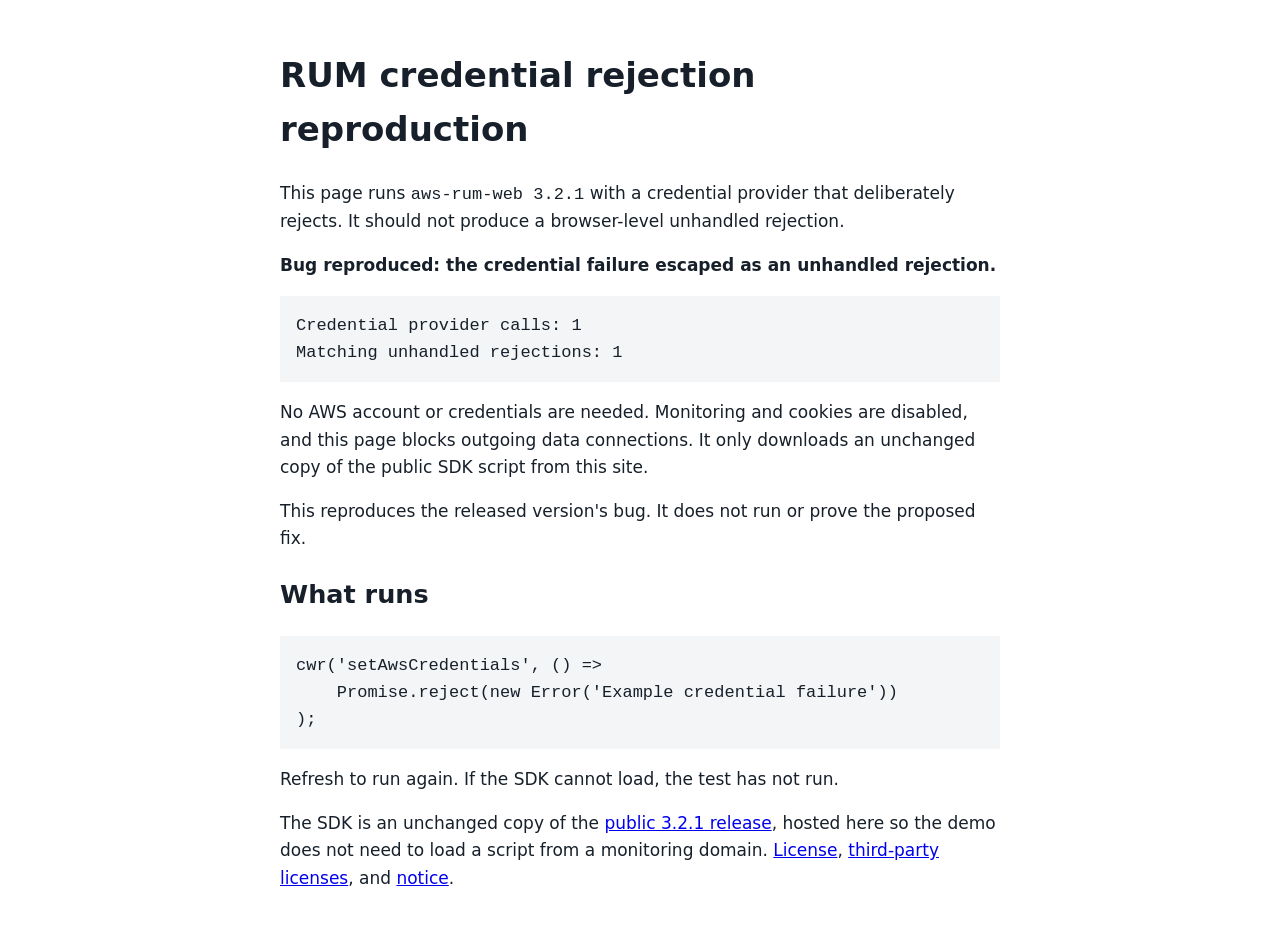
<file: index.html>
<!doctype html>
<html lang="en">
<meta charset="utf-8">
<meta name="viewport" content="width=device-width, initial-scale=1">
<meta http-equiv="Content-Security-Policy" content="default-src 'none'; script-src 'self' 'unsafe-inline'; style-src 'unsafe-inline'; connect-src 'none'; base-uri 'none'; form-action 'none'">
<title>RUM credential rejection reproduction</title>
<style>
body { font: 17px/1.6 system-ui, sans-serif; max-width: 720px; margin: 48px auto; padding: 0 24px; color: #17202a; }
pre { white-space: pre-wrap; padding: 16px; background: #f3f5f7; }
#status { font-weight: 600; }
</style>
<h1>RUM credential rejection reproduction</h1>
<p>This page runs <code>aws-rum-web 3.2.1</code> with a credential provider that deliberately rejects. It should not produce a browser-level unhandled rejection.</p>
<p id="status" role="status">Loading the released SDK...</p>
<pre id="details">Credential provider calls: 0
Matching unhandled rejections: 0</pre>
<p>No AWS account or credentials are needed. Monitoring and cookies are disabled, and this page blocks outgoing data connections. It only downloads an unchanged copy of the public SDK script from this site.</p>
<p>This reproduces the released version's bug. It does not run or prove the proposed fix.</p>
<h2>What runs</h2>
<pre>cwr('setAwsCredentials', () =&gt;
    Promise.reject(new Error('Example credential failure'))
);</pre>
<p>Refresh to run again. If the SDK cannot load, the test has not run.</p>
<p>The SDK is an unchanged copy of the <a href="https://client.rum.us-east-1.amazonaws.com/3.2.1/cwr.js">public 3.2.1 release</a>, hosted here so the demo does not need to load a script from a monitoring domain. <a href="./sdk/3.2.1/LICENSE">License</a>, <a href="./sdk/3.2.1/LICENSE-THIRD-PARTY">third-party licenses</a>, and <a href="./sdk/3.2.1/NOTICE">notice</a>.</p>
<script>
const failure = new Error('Example credential failure');
let calls = 0;
let rejections = 0;
const status = document.getElementById('status');
function update() {
    document.getElementById('details').textContent =
        `Credential provider calls: ${calls}\nMatching unhandled rejections: ${rejections}`;
}
window.addEventListener('unhandledrejection', event => {
    if (event.reason !== failure) return;
    rejections++;
    update();
    status.textContent = 'Bug reproduced: the credential failure escaped as an unhandled rejection.';
});
window.AwsRumClient = {
    n: 'cwr', i: '00000000-0000-4000-8000-000000000000', v: '1.0.0', r: 'us-east-1',
    c: { telemetries: [], allowCookies: false, enableRumClient: false, disableAutoPageView: true },
    q: [{ c: 'setAwsCredentials', p: () => {
        calls++;
        update();
        status.textContent = 'Provider called. Waiting for the browser rejection event...';
        return Promise.reject(failure);
    } }]
};
const sdk = document.createElement('script');
sdk.src = './sdk/3.2.1/sdk.js';
sdk.onerror = () => { status.textContent = 'Could not load the SDK. The test did not run.'; };
sdk.onload = () => {
    if (!calls) status.textContent = 'SDK loaded. Waiting for the credential provider...';
    setTimeout(() => {
        if (!calls) status.textContent = 'The SDK loaded but the provider did not run. Result is inconclusive.';
        else if (!rejections) status.textContent = 'No matching unhandled rejection observed. Check the browser console before drawing a conclusion.';
    }, 3000);
};
document.head.appendChild(sdk);
</script>
</html>
</file>
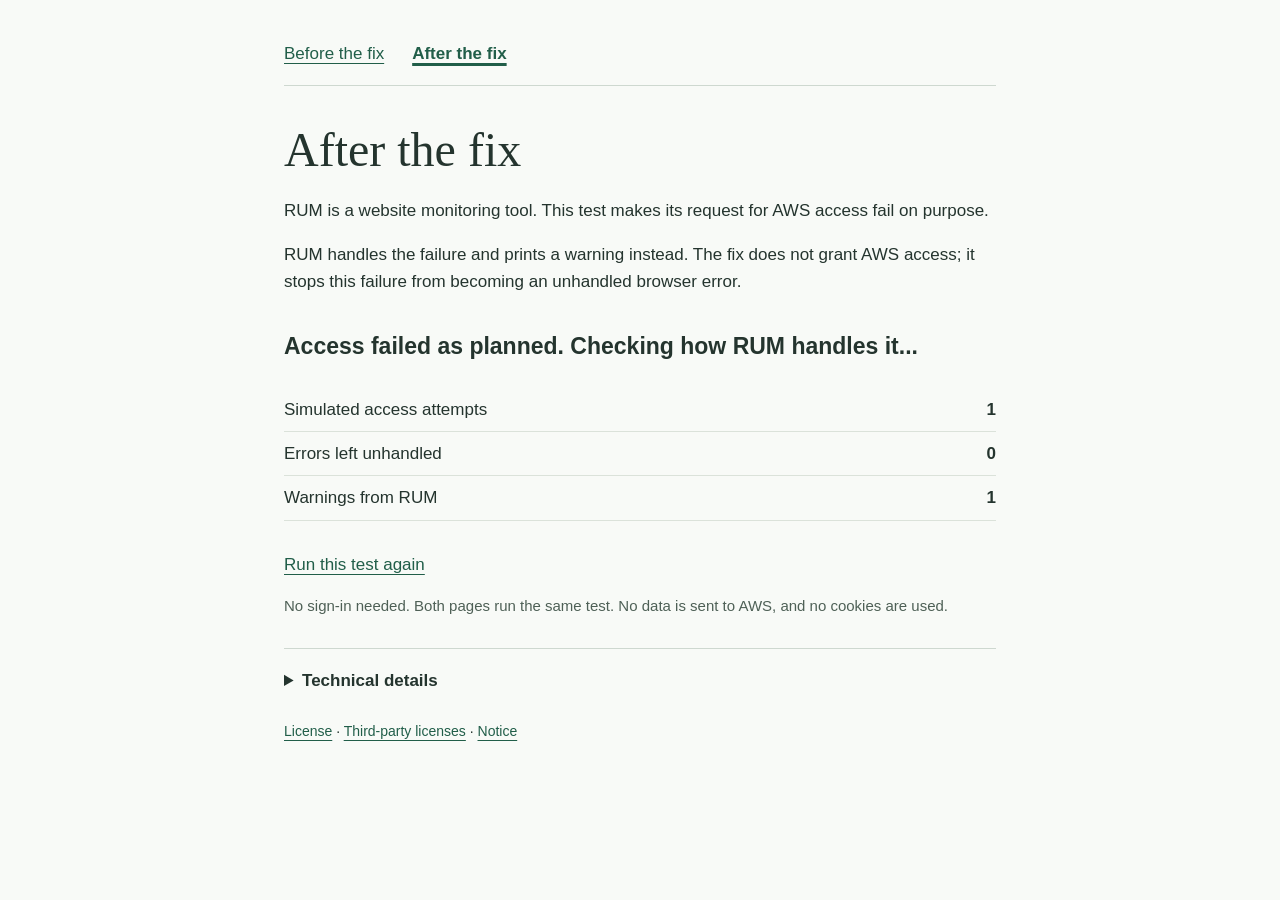
<file: after.html>
<!doctype html>
<html lang="en">
<head>
<meta charset="utf-8">
<meta name="viewport" content="width=device-width, initial-scale=1">
<meta http-equiv="Content-Security-Policy" content="default-src 'none'; script-src 'self'; style-src 'self'; connect-src 'none'; base-uri 'none'; form-action 'none'">
<title>After the fix | RUM error demo</title>
<link rel="stylesheet" href="./style.css">
</head>
<body data-version="after" data-sdk="./sdk/fix-64ba4bf/sdk.js">
<nav aria-label="Compare versions">
<a href="./before.html">Before the fix</a>
<a href="./after.html" aria-current="page">After the fix</a>
</nav>
<main>
<h1>After the fix</h1>
<p>RUM is a website monitoring tool. This test makes its request for AWS access fail on purpose.</p>
<p>RUM handles the failure and prints a warning instead. The fix does not grant AWS access; it stops this failure from becoming an unhandled browser error.</p>
<section aria-label="Test result">
<p id="status" role="status">Loading the test...</p>
<noscript>This test needs JavaScript. No result is available.</noscript>
<dl>
<div><dt>Simulated access attempts</dt><dd id="calls">0</dd></div>
<div><dt>Errors left unhandled</dt><dd id="rejections">0</dd></div>
<div><dt>Warnings from RUM</dt><dd id="warnings">0</dd></div>
</dl>
</section>
<p><a href="./after.html">Run this test again</a></p>
<p class="note">No sign-in needed. Both pages run the same test. No data is sent to AWS, and no cookies are used.</p>
<details>
<summary>Technical details</summary>
<p>This page uses 3.2.1 with the proposed fix. This is a test build, not an official release. <a href="https://github.com/tamazonian/aws-rum-web/commit/64ba4bfaca65f396a44b6bc88410b0c65fa60c64">View source</a>.</p>
<p>A credential provider returns a rejected promise. The page counts its calls, matching browser <code>unhandledrejection</code> events, and the fix's warning. It does not catch the provider's error or hide browser errors.</p>
<pre><code>cwr('setAwsCredentials', () =&gt;
    Promise.reject(new Error('Example credential failure'))
);</code></pre>
<p>The result is checked one second after the script loads. The after page only reports success if the provider ran once, the warning appeared once, and no matching error was left unhandled.</p>
<p>Debug logging is on so the warning is visible. Automatic monitoring and sending are off. Scripts load from this site; outgoing data connections are blocked.</p>
<p><a href="./build-info.json">Build details and file checksums</a></p>
</details>
</main>
<footer><a href="./sdk/fix-64ba4bf/LICENSE">License</a> · <a href="./sdk/fix-64ba4bf/LICENSE-THIRD-PARTY">Third-party licenses</a> · <a href="./sdk/fix-64ba4bf/NOTICE">Notice</a></footer>
<script src="./demo.js"></script>
</body>
</html>
</file>
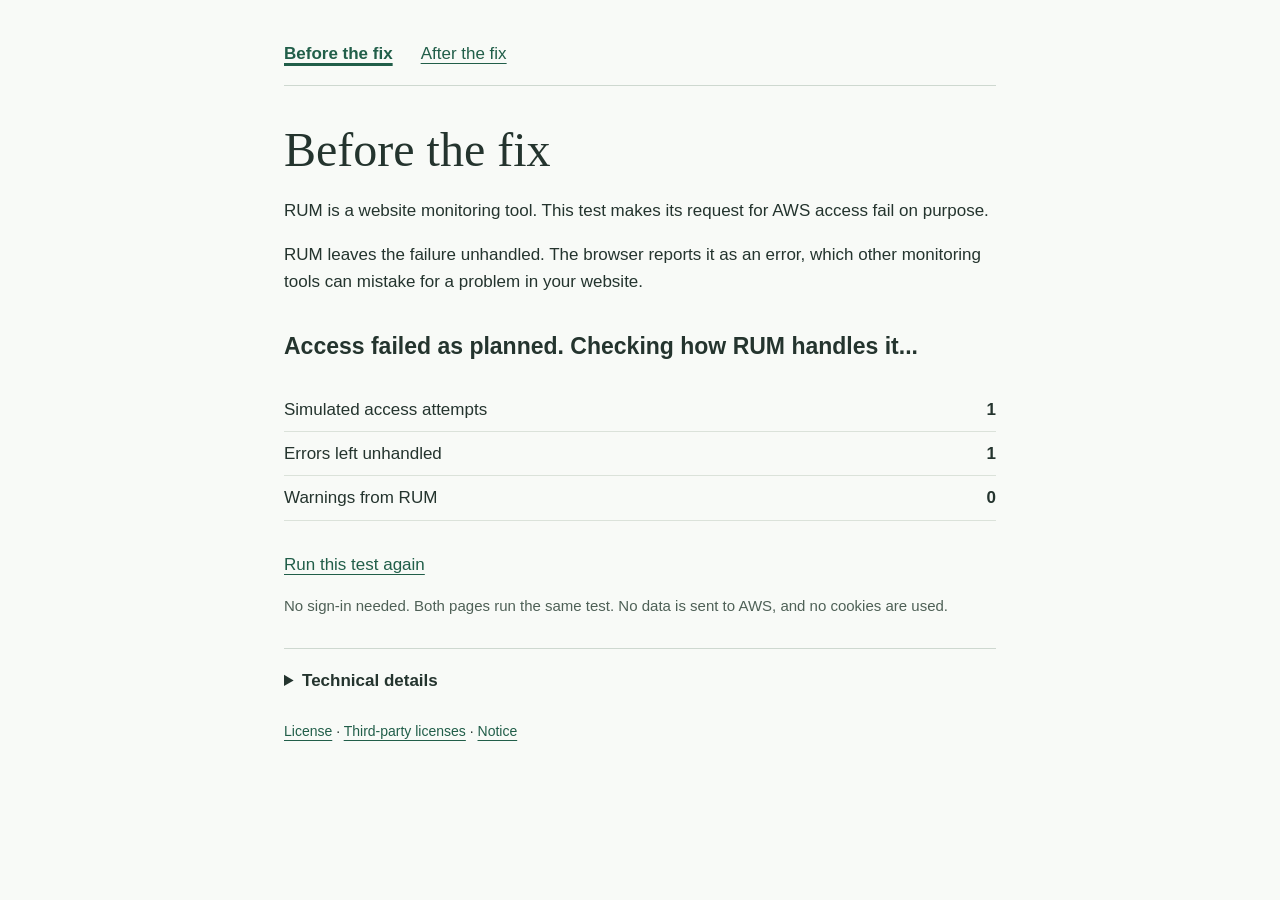
<file: before.html>
<!doctype html>
<html lang="en">
<head>
<meta charset="utf-8">
<meta name="viewport" content="width=device-width, initial-scale=1">
<meta http-equiv="Content-Security-Policy" content="default-src 'none'; script-src 'self'; style-src 'self'; connect-src 'none'; base-uri 'none'; form-action 'none'">
<title>Before the fix | RUM error demo</title>
<link rel="stylesheet" href="./style.css">
</head>
<body data-version="before" data-sdk="./sdk/3.2.1/sdk.js">
<nav aria-label="Compare versions">
<a href="./before.html" aria-current="page">Before the fix</a>
<a href="./after.html">After the fix</a>
</nav>
<main>
<h1>Before the fix</h1>
<p>RUM is a website monitoring tool. This test makes its request for AWS access fail on purpose.</p>
<p>RUM leaves the failure unhandled. The browser reports it as an error, which other monitoring tools can mistake for a problem in your website.</p>
<section aria-label="Test result">
<p id="status" role="status">Loading the test...</p>
<noscript>This test needs JavaScript. No result is available.</noscript>
<dl>
<div><dt>Simulated access attempts</dt><dd id="calls">0</dd></div>
<div><dt>Errors left unhandled</dt><dd id="rejections">0</dd></div>
<div><dt>Warnings from RUM</dt><dd id="warnings">0</dd></div>
</dl>
</section>
<p><a href="./before.html">Run this test again</a></p>
<p class="note">No sign-in needed. Both pages run the same test. No data is sent to AWS, and no cookies are used.</p>
<details>
<summary>Technical details</summary>
<p>This page uses the original aws-rum-web 3.2.1 release. <a href="https://client.rum.us-east-1.amazonaws.com/3.2.1/cwr.js">View source</a>.</p>
<p>A credential provider returns a rejected promise. The page counts its calls, matching browser <code>unhandledrejection</code> events, and the fix's warning. It does not catch the provider's error or hide browser errors.</p>
<pre><code>cwr('setAwsCredentials', () =&gt;
    Promise.reject(new Error('Example credential failure'))
);</code></pre>
<p>The result is checked one second after the script loads. The after page only reports success if the provider ran once, the warning appeared once, and no matching error was left unhandled.</p>
<p>Debug logging is on so the warning is visible. Automatic monitoring and sending are off. Scripts load from this site; outgoing data connections are blocked.</p>
<p><a href="./build-info.json">Build details and file checksums</a></p>
</details>
</main>
<footer><a href="./sdk/3.2.1/LICENSE">License</a> · <a href="./sdk/3.2.1/LICENSE-THIRD-PARTY">Third-party licenses</a> · <a href="./sdk/3.2.1/NOTICE">Notice</a></footer>
<script src="./demo.js"></script>
</body>
</html>
</file>
<file: style.css>
:root { color-scheme: light; font-family: 'Avenir Next', Avenir, 'Segoe UI', sans-serif; color: #24342e; background: #f8faf7; }
* { box-sizing: border-box; }
body { max-width: 760px; margin: 0 auto; padding: 40px 24px 56px; font-size: 17px; line-height: 1.6; }
nav { display: flex; flex-wrap: wrap; gap: 12px 28px; border-bottom: 1px solid #ced8d0; padding-bottom: 18px; }
a { color: #215e49; text-underline-offset: 4px; }
a[aria-current='page'] { font-weight: 700; text-decoration-thickness: 3px; }
a:focus-visible, summary:focus-visible { outline: 3px solid #a96918; outline-offset: 5px; }
h1 { font-family: Georgia, serif; font-weight: 400; font-size: clamp(34px, 6vw, 48px); line-height: 1.15; margin: 36px 0 20px; }
p { margin: 16px 0; }
#status { font-size: 23px; line-height: 1.35; font-weight: 650; padding: 20px 0 4px; }
#status[data-result='before'] { color: #a13c25; }
#status[data-result='after'] { color: #216247; }
#status[data-result='inconclusive'], #status[data-result='load-error'] { color: #79551e; }
dl { margin: 22px 0 30px; }
dl div { display: flex; justify-content: space-between; gap: 24px; border-bottom: 1px solid #dbe2da; padding: 8px 0; }
dd { font-weight: 700; margin: 0; }
.note { font-size: 15px; color: #4e6056; }
details { margin-top: 30px; padding-top: 18px; border-top: 1px solid #ced8d0; }
summary { cursor: pointer; font-weight: 600; }
pre { overflow-x: auto; font-size: 14px; padding: 14px; background: #edf1eb; }
code { overflow-wrap: anywhere; }
footer { margin-top: 26px; font-size: 14px; }
</file>
